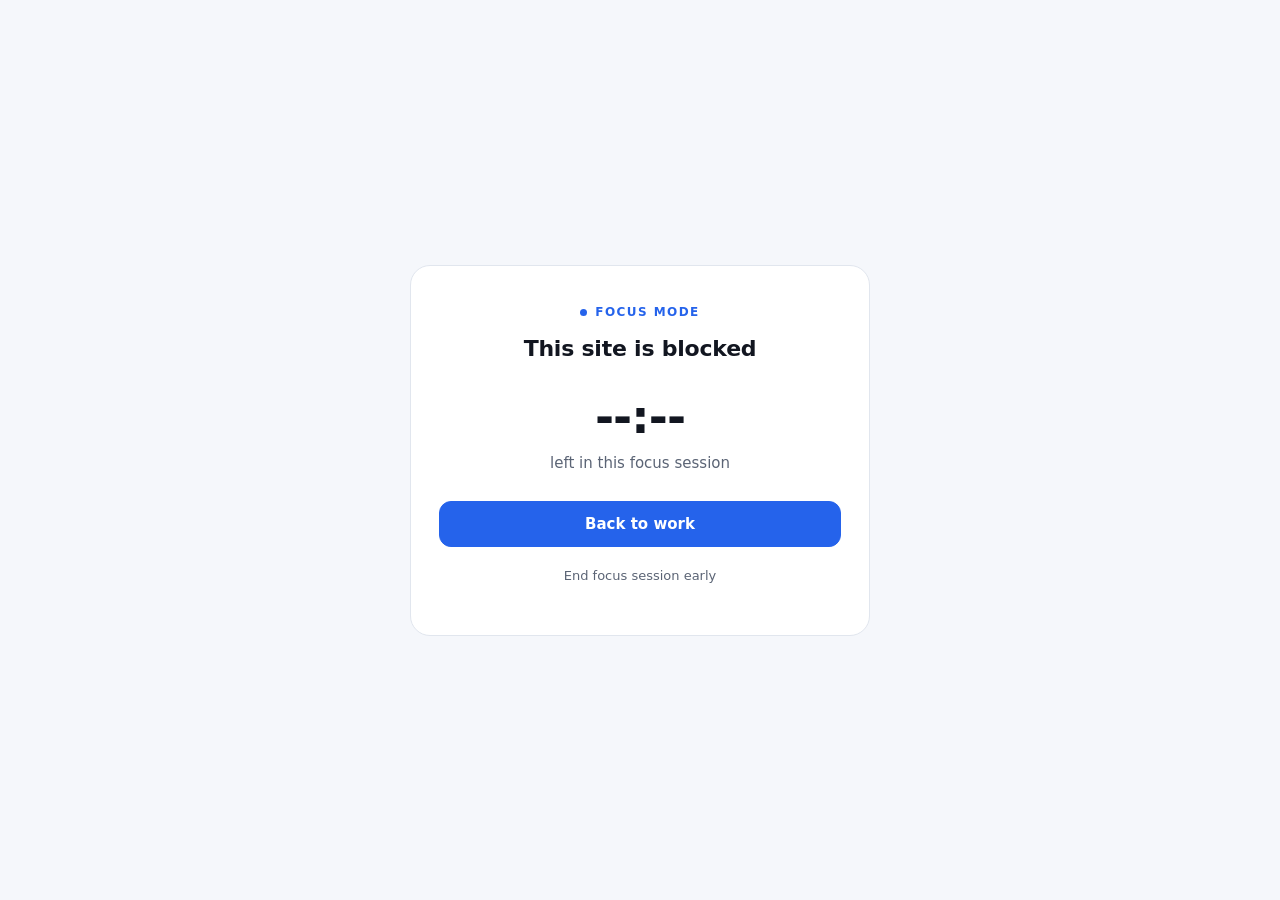
<file: extension/blocked.html>
<!doctype html>
<html lang="en">
<head>
  <meta charset="utf-8">
  <meta name="viewport" content="width=device-width, initial-scale=1">
  <title>Blocked</title>
  <style>
    /* Same palette as the phone app: ink, focus blue, mint, amber, coral. */
    :root { --bg: #f5f7fb; --card: #ffffff; --ink: #121620; --muted: #5b6475; --line: #e1e6ee;
      --accent: #2563eb; --on-accent: #ffffff; --track: #e3e7ee; --warn: #b7791f; --moon: #6250d6; }
    @media (prefers-color-scheme: dark) {
      :root { --bg: #0e1116; --card: #161a21; --ink: #e8eaf0; --muted: #9aa3b2; --line: #262c37;
        --accent: #6ea8fe; --on-accent: #07162e; --track: #2a303b; --warn: #f5c451; --moon: #a99cff; }
    }
    * { box-sizing: border-box; }
    body { margin: 0; min-height: 100vh; display: grid; place-items: center; background: var(--bg); color: var(--ink);
      font: 15px/1.5 system-ui, -apple-system, "Segoe UI", sans-serif; padding: 16px; }
    main { background: var(--card); border: 1px solid var(--line); border-radius: 20px; padding: 34px 28px 28px;
      max-width: 460px; width: 100%; text-align: center; }
    .kicker { color: var(--accent); font-weight: 700; letter-spacing: .12em; text-transform: uppercase; font-size: 12px; margin: 0;
      display: inline-flex; gap: 8px; align-items: center; }
    .kicker::before { content: ""; width: 7px; height: 7px; border-radius: 50%; background: currentColor; }
    body.bedtime .kicker { color: var(--moon); }
    body.limit .kicker { color: var(--warn); }
    h1 { font-size: 22px; margin: 10px 0 6px; word-break: break-word; letter-spacing: -.01em; }
    .left { font-size: 46px; font-weight: 650; font-variant-numeric: tabular-nums; margin: 18px 0 0; letter-spacing: -.02em; }
    .muted { color: var(--muted); margin: 0; }
    .meter { height: 6px; border-radius: 999px; background: var(--track); margin: 14px auto 0; max-width: 280px; overflow: hidden; }
    .meter i { display: block; height: 100%; border-radius: 999px; background: var(--warn); }
    .buttons { display: flex; flex-direction: column; gap: 8px; margin-top: 26px; }
    button, a.btn { font: inherit; padding: 11px 14px; border-radius: 12px; border: 1px solid var(--line);
      background: transparent; color: var(--ink); cursor: pointer; text-decoration: none; }
    button:hover, a.btn:hover { border-color: var(--accent); }
    button.primary { background: var(--accent); border-color: var(--accent); color: var(--on-accent); font-weight: 600; }
    button.quiet { border: none; color: var(--muted); font-size: 13px; }
    button:disabled { opacity: .6; cursor: progress; }
    #msg { margin-top: 10px; font-size: 13px; }
    [hidden] { display: none !important; }
  </style>
</head>
<body>
  <main>
    <p class="kicker" id="kicker">Focus mode</p>
    <h1 id="site">This site is blocked</h1>
    <p class="muted" id="label"></p>
    <div class="meter" id="meter" hidden><i></i></div>
    <div class="left" id="left">--:--</div>
    <p class="muted" id="left-note">left in this focus session</p>
    <div class="buttons">
      <button class="primary" id="back" type="button">Back to work</button>
      <button id="grace" type="button" hidden>5 more minutes</button>
      <a class="btn" id="continue" hidden>Open the page</a>
      <button class="quiet" id="stop" type="button">End focus session early</button>
    </div>
    <p class="muted" id="msg" role="status"></p>
  </main>
  <script src="blocked.js"></script>
</body>
</html>
</file>
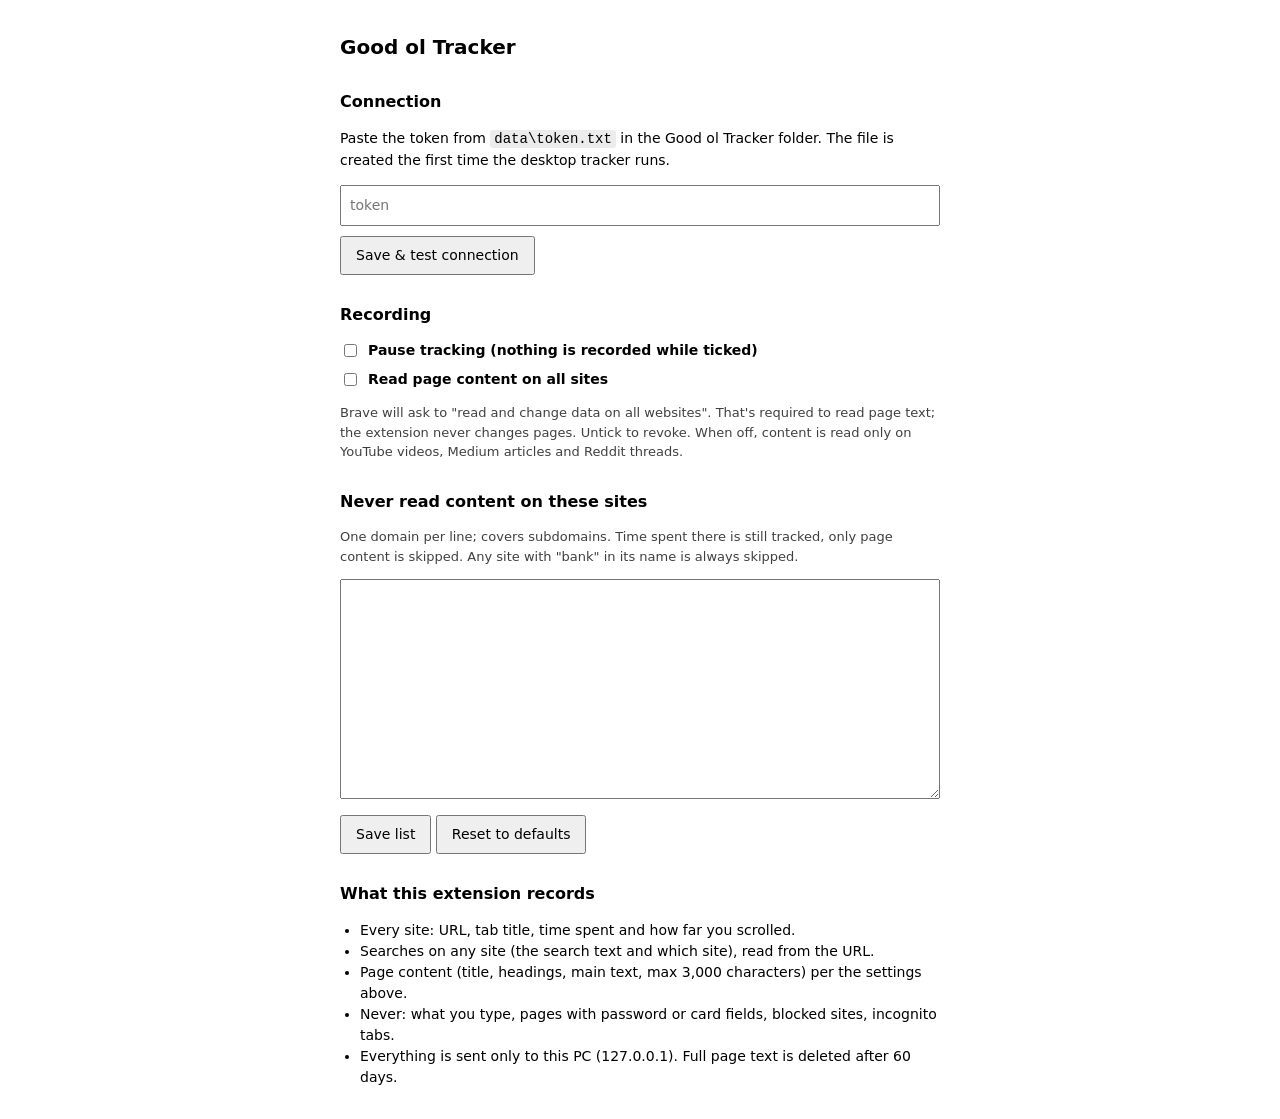
<file: extension/options.html>
<!doctype html>
<html lang="en">
<head>
  <meta charset="utf-8">
  <title>Good ol Tracker</title>
  <style>
    :root { color-scheme: light dark; }
    body { font: 14px/1.5 system-ui, sans-serif; max-width: 600px; margin: 32px auto; padding: 0 16px; }
    h1 { font-size: 20px; }
    h2 { font-size: 16px; margin-top: 28px; }
    input[type=password], textarea { width: 100%; padding: 8px; font: inherit; box-sizing: border-box; }
    textarea { font: 13px/1.4 ui-monospace, Consolas, monospace; height: 220px; }
    button { margin-top: 10px; padding: 7px 14px; font: inherit; cursor: pointer; }
    label.switch { display: flex; gap: 8px; align-items: center; font-weight: 600; margin: 8px 0; }
    code { background: rgba(127,127,127,.15); padding: 1px 4px; border-radius: 3px; }
    .ok { color: #1a7f37; } .bad { color: #cf222e; }
    .muted { opacity: .75; font-size: 13px; }
    ul { padding-left: 20px; }
  </style>
</head>
<body>
  <h1>Good ol Tracker</h1>

  <h2>Connection</h2>
  <p>Paste the token from <code>data\token.txt</code> in the Good ol Tracker folder.
     The file is created the first time the desktop tracker runs.</p>
  <input id="token" type="password" placeholder="token" autocomplete="off">
  <button id="save">Save &amp; test connection</button>
  <div id="status" style="margin-top:12px;font-weight:600"></div>
  <p id="queue" class="muted"></p>

  <h2>Recording</h2>
  <label class="switch"><input id="paused" type="checkbox"> Pause tracking (nothing is recorded while ticked)</label>
  <label class="switch"><input id="allSites" type="checkbox"> Read page content on all sites</label>
  <p class="muted">Brave will ask to "read and change data on all websites". That's required to read
     page text; the extension never changes pages. Untick to revoke. When off, content is read only on
     YouTube videos, Medium articles and Reddit threads.</p>

  <h2>Never read content on these sites</h2>
  <p class="muted">One domain per line; covers subdomains. Time spent there is still tracked,
     only page content is skipped. Any site with "bank" in its name is always skipped.</p>
  <textarea id="blocklist" spellcheck="false"></textarea>
  <button id="saveBlocklist">Save list</button>
  <button id="resetBlocklist">Reset to defaults</button>
  <span id="blockStatus" class="ok" style="margin-left:8px"></span>

  <h2>What this extension records</h2>
  <ul>
    <li>Every site: URL, tab title, time spent and how far you scrolled.</li>
    <li>Searches on any site (the search text and which site), read from the URL.</li>
    <li>Page content (title, headings, main text, max 3,000 characters) per the settings above.</li>
    <li>Never: what you type, pages with password or card fields, blocked sites, incognito tabs.</li>
    <li>Everything is sent only to this PC (127.0.0.1). Full page text is deleted after 60 days.</li>
  </ul>

  <script src="blocklist.js"></script>
  <script src="options.js"></script>
</body>
</html>
</file>
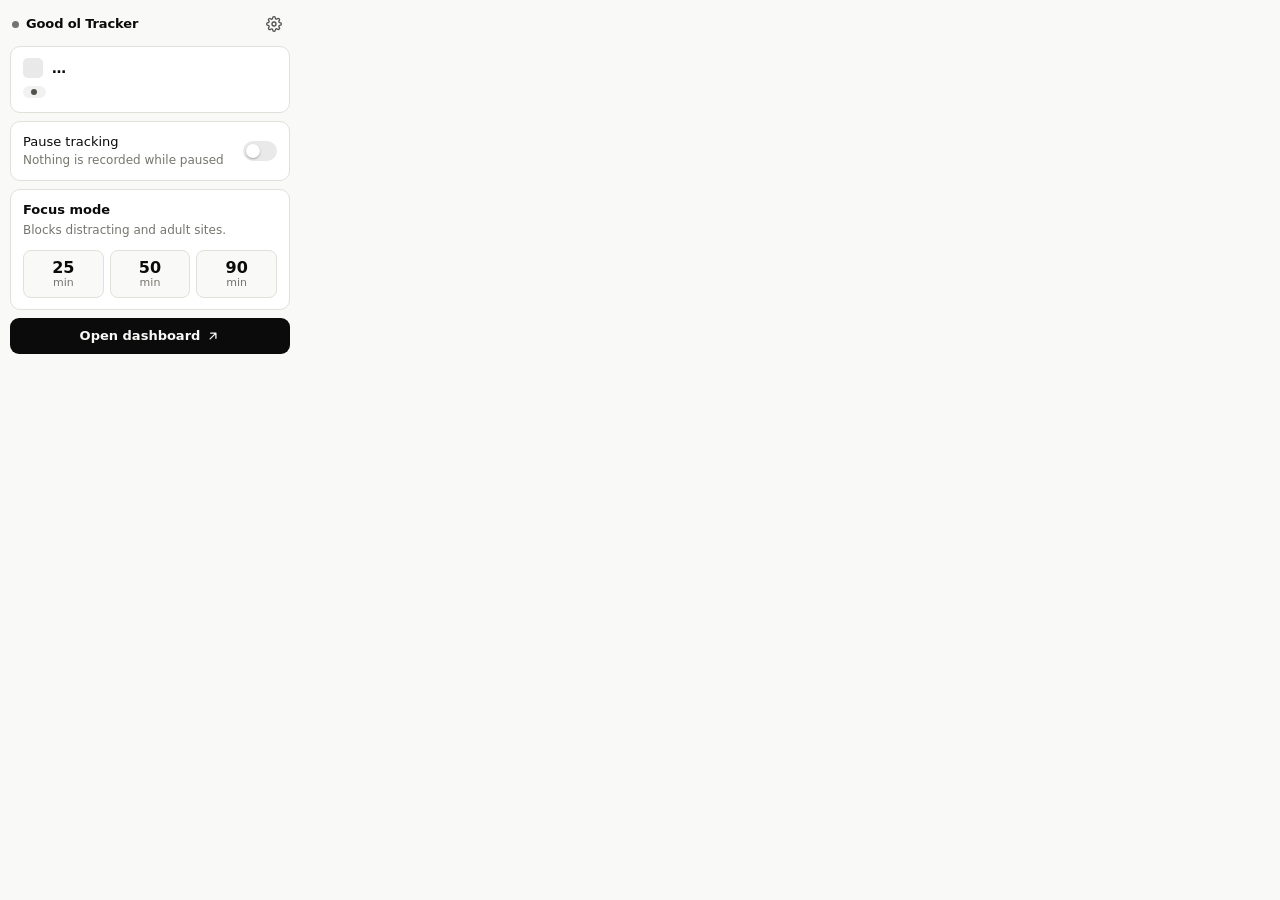
<file: extension/popup.html>
<!doctype html>
<html lang="en">
<head>
  <meta charset="utf-8">
  <title>Good ol Tracker</title>
  <style>
    :root {
      color-scheme: light;
      --page: #f9f9f7; --surface: #ffffff; --ink: #0b0b0b; --ink-2: #52514e; --muted: #77756f;
      --line: #e1e0d9; --wash: rgba(11, 11, 11, 0.05); --wash-2: rgba(11, 11, 11, 0.09);
      --accent: #2a78d6; --accent-ink: #ffffff;
      --ok: #137a3a; --ok-bg: #e4f3e8; --warn: #8a5a00; --warn-bg: #fbf0d6;
      --bad: #c22f2f; --bad-bg: #fbe5e5; --off-bg: rgba(11, 11, 11, 0.06);
    }
    @media (prefers-color-scheme: dark) {
      :root {
        color-scheme: dark;
        --page: #121211; --surface: #1c1c1b; --ink: #f0efec; --ink-2: #c3c2b7; --muted: #8f8d87;
        --line: #2e2e2c; --wash: rgba(255, 255, 255, 0.06); --wash-2: rgba(255, 255, 255, 0.11);
        --accent: #5b9bea; --accent-ink: #0b0b0b;
        --ok: #5fcf86; --ok-bg: rgba(95, 207, 134, 0.13); --warn: #f0bf4c; --warn-bg: rgba(240, 191, 76, 0.13);
        --bad: #f07171; --bad-bg: rgba(240, 113, 113, 0.13); --off-bg: rgba(255, 255, 255, 0.07);
      }
    }
    * { box-sizing: border-box; }
    body {
      width: 300px; margin: 0; background: var(--page); color: var(--ink);
      font: 13px/1.45 "Segoe UI", system-ui, sans-serif;
    }
    button { font: inherit; color: inherit; cursor: pointer; }
    button:focus-visible, input:focus-visible { outline: 2px solid var(--accent); outline-offset: 2px; }
    [hidden] { display: none !important; }

    /* header */
    .top { display: flex; align-items: center; gap: 8px; padding: 10px 12px 8px; }
    .brand { font-weight: 650; font-size: 13px; letter-spacing: -0.01em; flex: 1; display: flex; align-items: center; gap: 7px; }
    .conn { width: 7px; height: 7px; border-radius: 50%; background: var(--muted); flex: none; }
    .conn.on { background: var(--ok); }
    .conn.off { background: var(--bad); }
    .icon-btn {
      border: 0; background: transparent; width: 28px; height: 28px; border-radius: 7px;
      display: grid; place-items: center; color: var(--ink-2);
    }
    .icon-btn:hover { background: var(--wash); color: var(--ink); }
    .icon-btn svg { width: 16px; height: 16px; }

    main { padding: 0 10px 10px; display: grid; gap: 8px; }
    .card { background: var(--surface); border: 1px solid var(--line); border-radius: 10px; padding: 11px 12px; }

    /* current site */
    .site-row { display: flex; align-items: center; gap: 9px; min-width: 0; }
    .fav {
      width: 20px; height: 20px; border-radius: 5px; flex: none; background: var(--wash-2);
      display: grid; place-items: center; overflow: hidden; font-size: 11px; font-weight: 700; color: var(--ink-2);
    }
    .fav img { width: 16px; height: 16px; }
    .site { font-weight: 600; font-size: 14px; overflow: hidden; text-overflow: ellipsis; white-space: nowrap; min-width: 0; }
    .pill {
      display: inline-flex; align-items: center; gap: 6px; margin-top: 8px; padding: 3px 9px 3px 8px;
      border-radius: 999px; font-size: 12px; font-weight: 500; background: var(--off-bg); color: var(--ink-2);
    }
    .pill::before { content: ""; width: 6px; height: 6px; border-radius: 50%; background: currentColor; }
    .pill.ok { background: var(--ok-bg); color: var(--ok); }
    .pill.warn { background: var(--warn-bg); color: var(--warn); }
    .linkbtn {
      display: block; margin-top: 8px; border: 0; background: none; padding: 0;
      color: var(--accent); font-size: 12px; text-align: left;
    }
    .linkbtn:hover { text-decoration: underline; }

    /* pause switch */
    .switch-row { display: flex; align-items: center; justify-content: space-between; gap: 10px; cursor: pointer; }
    .switch-row .hint { display: block; color: var(--muted); font-size: 12px; }
    .switch { position: relative; flex: none; width: 34px; height: 20px; }
    .switch input { position: absolute; inset: 0; opacity: 0; margin: 0; cursor: pointer; }
    .switch .track { position: absolute; inset: 0; border-radius: 999px; background: var(--wash-2); transition: background .15s; }
    .switch .track::after {
      content: ""; position: absolute; top: 3px; left: 3px; width: 14px; height: 14px; border-radius: 50%;
      background: #fff; box-shadow: 0 1px 2px rgba(0, 0, 0, .3); transition: transform .15s;
    }
    .switch input:checked + .track { background: var(--warn); }
    .switch input:checked + .track::after { transform: translateX(14px); }
    .switch input:focus-visible + .track { outline: 2px solid var(--accent); outline-offset: 2px; }

    /* focus */
    .focus-head { display: flex; align-items: baseline; justify-content: space-between; }
    h2 { font-size: 13px; font-weight: 650; margin: 0; }
    .sub { color: var(--muted); font-size: 12px; margin: 2px 0 10px; }
    .durations { display: grid; grid-template-columns: repeat(3, 1fr); gap: 6px; }
    .durations button {
      border: 1px solid var(--line); background: var(--page); border-radius: 8px; padding: 8px 0 7px;
      display: grid; gap: 0; line-height: 1.15; transition: border-color .12s, background .12s;
    }
    .durations button:hover { border-color: var(--accent); background: var(--wash); }
    .durations button:disabled { opacity: .5; cursor: progress; }
    .durations b { font-size: 16px; font-weight: 650; font-variant-numeric: tabular-nums; }
    .durations span { font-size: 11px; color: var(--muted); }
    .live { display: flex; align-items: center; gap: 6px; font-size: 11px; font-weight: 600; color: var(--accent); text-transform: uppercase; letter-spacing: .05em; }
    .live::before { content: ""; width: 6px; height: 6px; border-radius: 50%; background: currentColor; animation: pulse 1.6s ease-in-out infinite; }
    @keyframes pulse { 50% { opacity: .3; } }
    @media (prefers-reduced-motion: reduce) { .live::before { animation: none; } }
    .clock { font-size: 32px; font-weight: 650; letter-spacing: -0.02em; font-variant-numeric: tabular-nums; margin: 6px 0 0; line-height: 1.1; }
    .clock small { font-size: 13px; font-weight: 500; color: var(--muted); letter-spacing: 0; margin-left: 4px; }
    .bar { height: 5px; border-radius: 999px; background: var(--wash-2); margin: 10px 0 8px; overflow: hidden; }
    .bar i { display: block; height: 100%; width: 0; background: var(--accent); border-radius: 999px; transition: width .4s linear; }
    .working { font-size: 12px; color: var(--ink-2); overflow: hidden; text-overflow: ellipsis; white-space: nowrap; }
    .meta { display: flex; justify-content: space-between; align-items: center; margin-top: 8px; gap: 8px; }
    .meta .muted { color: var(--muted); font-size: 12px; }
    .stop {
      border: 1px solid var(--line); background: transparent; border-radius: 7px; padding: 4px 10px; font-size: 12px; color: var(--ink-2);
    }
    .stop:hover { border-color: var(--bad); color: var(--bad); }
    .stop.armed { border-color: var(--bad); background: var(--bad-bg); color: var(--bad); }
    .msg { margin: 8px 0 0; font-size: 12px; color: var(--bad); }
    .msg:empty { display: none; }

    /* footer */
    .primary {
      width: 100%; border: 0; border-radius: 9px; padding: 9px; font-weight: 600;
      background: var(--ink); color: var(--page); display: flex; align-items: center; justify-content: center; gap: 6px;
    }
    .primary:hover { opacity: .88; }
    .primary svg { width: 14px; height: 14px; }
  </style>
</head>
<body>
  <header class="top">
    <div class="brand"><span class="conn" id="conn" title="Checking the desktop app…"></span>Good ol Tracker</div>
    <button class="icon-btn" id="openOptions" type="button" title="Settings" aria-label="Settings">
      <svg viewBox="0 0 24 24" fill="none" stroke="currentColor" stroke-width="2" stroke-linecap="round" stroke-linejoin="round" aria-hidden="true"><circle cx="12" cy="12" r="3"/><path d="M19.4 15a1.65 1.65 0 0 0 .33 1.82l.06.06a2 2 0 1 1-2.83 2.83l-.06-.06a1.65 1.65 0 0 0-1.82-.33 1.65 1.65 0 0 0-1 1.51V21a2 2 0 1 1-4 0v-.09A1.65 1.65 0 0 0 9 19.4a1.65 1.65 0 0 0-1.82.33l-.06.06a2 2 0 1 1-2.83-2.83l.06-.06A1.65 1.65 0 0 0 4.68 15a1.65 1.65 0 0 0-1.51-1H3a2 2 0 1 1 0-4h.09A1.65 1.65 0 0 0 4.6 9a1.65 1.65 0 0 0-.33-1.82l-.06-.06a2 2 0 1 1 2.83-2.83l.06.06A1.65 1.65 0 0 0 9 4.68a1.65 1.65 0 0 0 1-1.51V3a2 2 0 1 1 4 0v.09a1.65 1.65 0 0 0 1 1.51 1.65 1.65 0 0 0 1.82-.33l.06-.06a2 2 0 1 1 2.83 2.83l-.06.06A1.65 1.65 0 0 0 19.4 9a1.65 1.65 0 0 0 1.51 1H21a2 2 0 1 1 0 4h-.09a1.65 1.65 0 0 0-1.51 1z"/></svg>
    </button>
  </header>

  <main>
    <section class="card" aria-label="This tab">
      <div class="site-row">
        <span class="fav" id="fav" aria-hidden="true"></span>
        <div class="site" id="site">…</div>
      </div>
      <div class="pill" id="state"></div>
      <button class="linkbtn" id="toggleBlock" type="button" hidden></button>
    </section>

    <section class="card">
      <label class="switch-row">
        <span>Pause tracking<span class="hint" id="pauseHint">Nothing is recorded while paused</span></span>
        <span class="switch"><input id="paused" type="checkbox" role="switch"><span class="track"></span></span>
      </label>
    </section>

    <section class="card" aria-labelledby="focusTitle">
      <div id="focusOff">
        <h2 id="focusTitle">Focus mode</h2>
        <p class="sub">Blocks distracting and adult sites.</p>
        <div class="durations">
          <button type="button" data-min="25"><b>25</b><span>min</span></button>
          <button type="button" data-min="50"><b>50</b><span>min</span></button>
          <button type="button" data-min="90"><b>90</b><span>min</span></button>
        </div>
      </div>
      <div id="focusOn" hidden>
        <div class="focus-head"><span class="live">Focusing</span></div>
        <div class="clock"><span id="focusLeft">--:--</span><small>left</small></div>
        <div class="bar" role="progressbar" aria-label="Session progress" aria-valuemin="0" aria-valuemax="100" id="focusBar"><i></i></div>
        <div class="working" id="focusLabel"></div>
        <div class="meta">
          <span class="muted" id="focusEnds"></span>
          <button type="button" class="stop" id="focusStop">End early</button>
        </div>
      </div>
      <p class="msg" id="focusMsg" role="status"></p>
    </section>

    <button class="primary" id="openDashboard" type="button">
      Open dashboard
      <svg viewBox="0 0 24 24" fill="none" stroke="currentColor" stroke-width="2.2" stroke-linecap="round" stroke-linejoin="round" aria-hidden="true"><path d="M7 17 17 7M8 7h9v9"/></svg>
    </button>
  </main>

  <script src="blocklist.js"></script>
  <script src="popup.js"></script>
</body>
</html>
</file>
